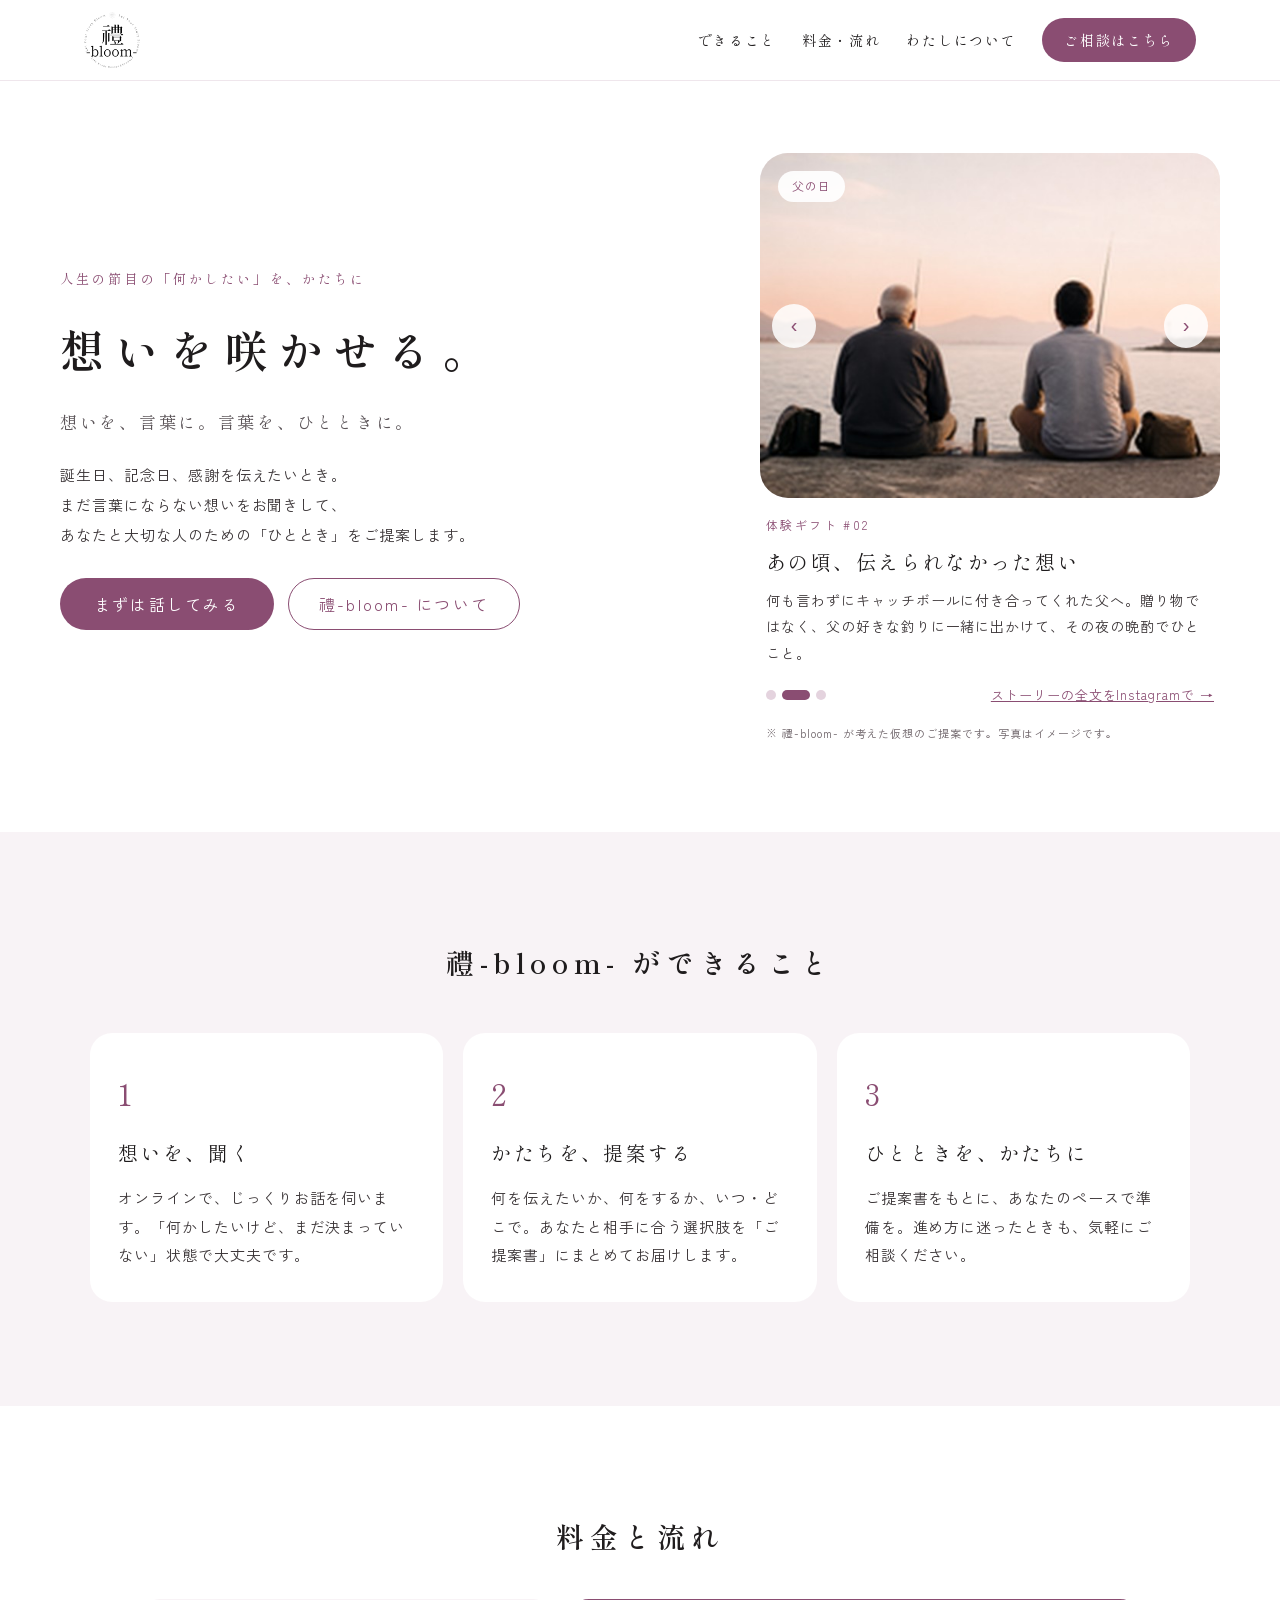
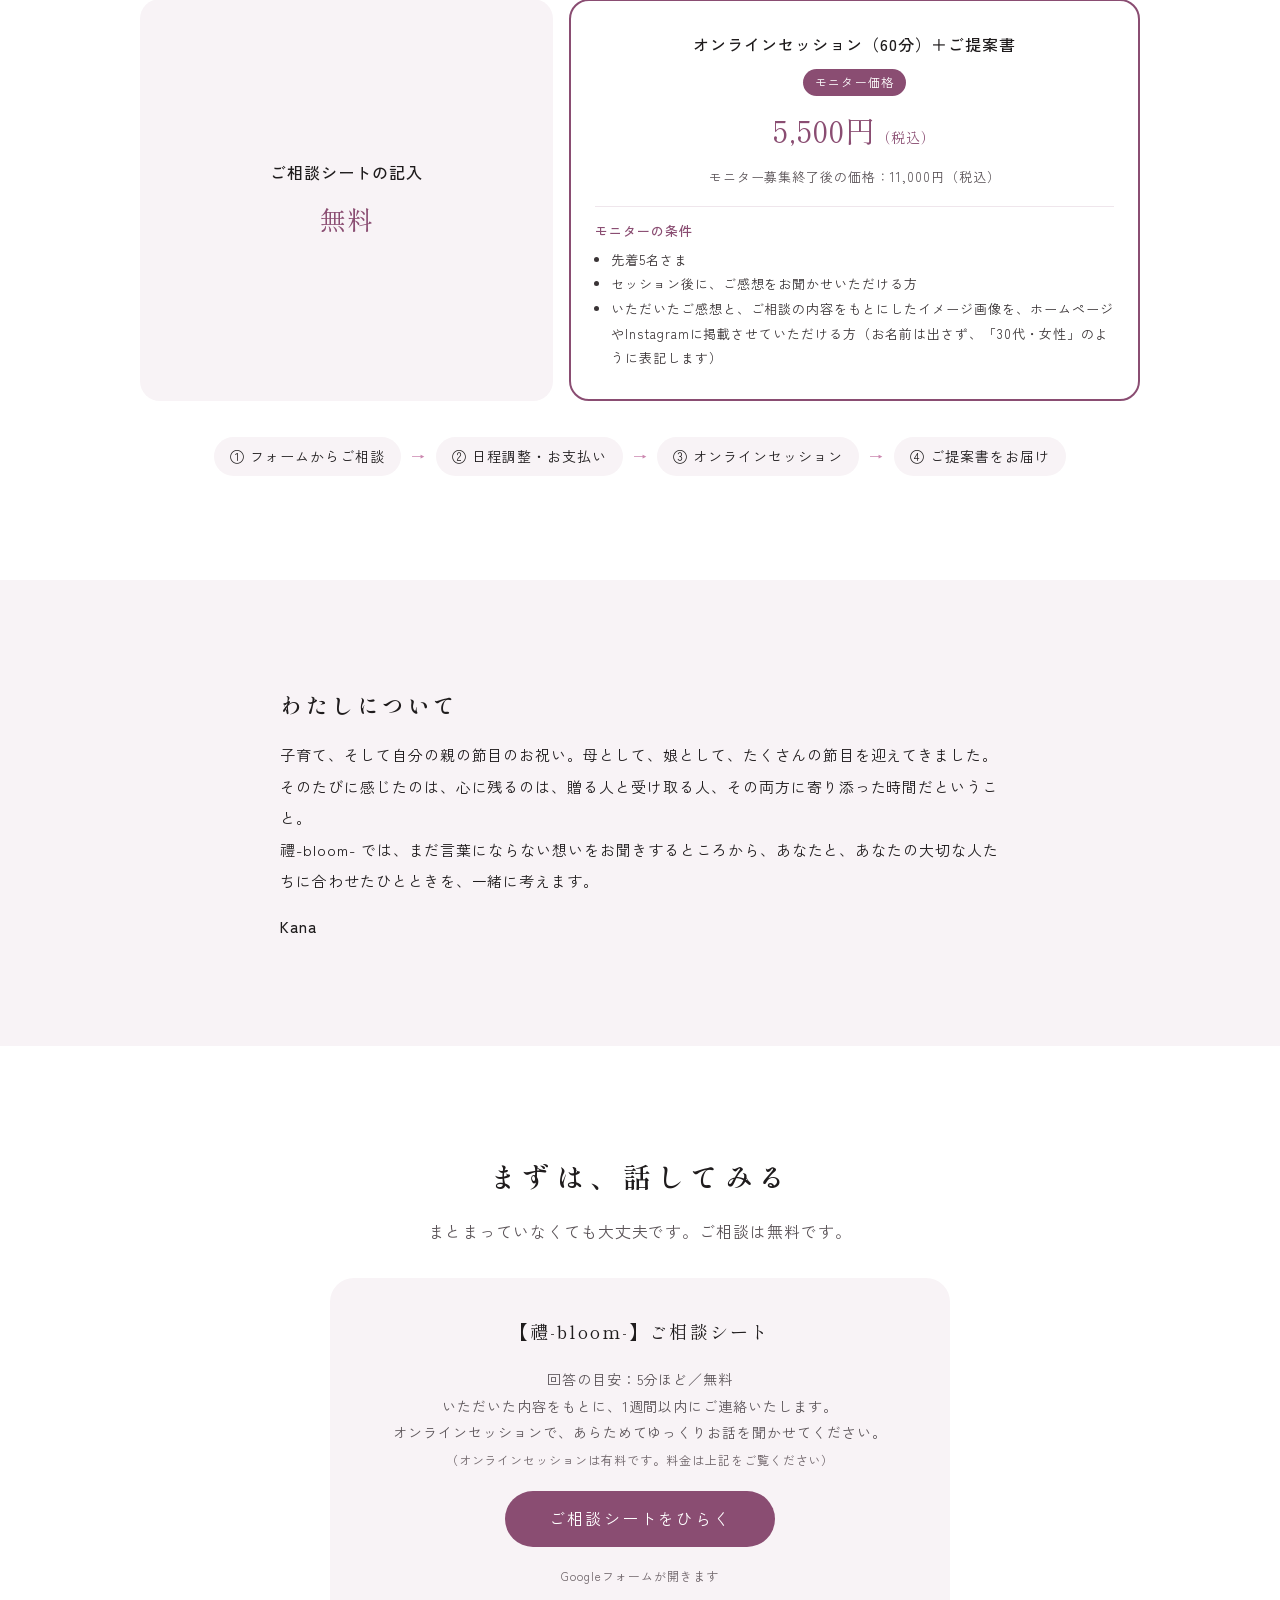
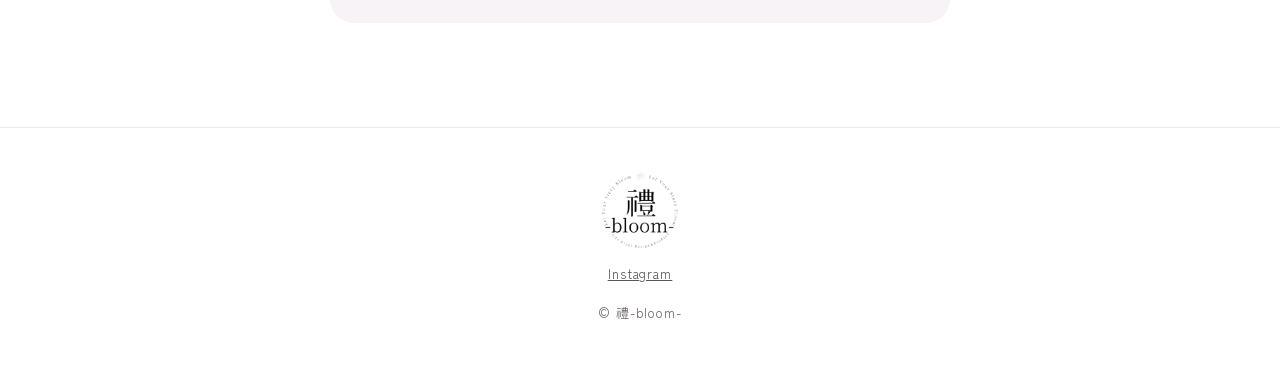
<file: index.html>
<!doctype html>
<html lang="ja">
<head>
<meta charset="utf-8">
<meta name="viewport" content="width=device-width, initial-scale=1">
<meta name="robots" content="noindex, nofollow">
<title>禮-bloom- | 想いを咲かせる。</title>
<meta name="description" content="人生の節目の「何かしたい」を、かたちに。まだ言葉にならない想いをお聞きして、あなたと大切な人のための「ひととき」をご提案します。">
<meta property="og:title" content="禮-bloom- | 想いを咲かせる。">
<meta property="og:description" content="人生の節目の「何かしたい」を、かたちに。">
<meta property="og:type" content="website">
<meta property="og:image" content="logo.png">
<link rel="icon" href="logo.png">
<link rel="preconnect" href="https://fonts.googleapis.com">
<link rel="preconnect" href="https://fonts.gstatic.com" crossorigin>
<link href="https://fonts.googleapis.com/css2?family=Shippori+Mincho:wght@500;600;700&family=Zen+Kaku+Gothic+New:wght@400;500&display=swap" rel="stylesheet">
<link rel="stylesheet" href="style.css">
</head>
<body>

<!-- Header -->
<header class="site-header">
  <div class="header-inner">
    <a href="#top" class="logo-link" aria-label="禮-bloom- トップへ"><img src="logo.png" alt="禮-bloom-" class="logo-header"></a>
    <nav class="main-nav" aria-label="メインメニュー">
      <a href="#what">できること</a>
      <a href="#price">料金・流れ</a>
      <a href="#about">わたしについて</a>
      <a href="#form" class="nav-cta">ご相談はこちら</a>
    </nav>
  </div>
</header>

<main>

<!-- 1 Hero -->
<section id="top" class="hero">
  <div class="hero-inner">
    <div class="hero-message">
      <p class="eyebrow">人生の節目の「何かしたい」を、かたちに</p>
      <h1>想いを咲かせる。</h1>
      <p class="hero-sub">想いを、言葉に。言葉を、ひとときに。</p>
      <p class="hero-text">誕生日、記念日、感謝を伝えたいとき。<br>まだ言葉にならない想いをお聞きして、<br>あなたと大切な人のための「ひととき」をご提案します。</p>
      <div class="hero-buttons">
        <a href="#form" class="btn btn-primary">まずは話してみる</a>
        <a href="#what" class="btn btn-outline">禮-bloom- について</a>
      </div>
    </div>

    <!-- Story carousel -->
    <div class="carousel" role="region" aria-roledescription="スライドショー" aria-label="仮想提案のストーリー">
      <div class="carousel-frame">
        <img src="story1-curry.jpg" alt="朝のキッチンで、母と娘が並んでカレーをつくる後ろ姿" class="slide is-active" aria-hidden="false">
        <img src="story2-fishing.jpg" alt="釣り場で並んで座る父と息子の後ろ姿" class="slide" aria-hidden="true">
        <img src="story3-garden.jpg" alt="庭で並んで苗を植える祖母と孫の手元" class="slide" aria-hidden="true">
        <span class="carousel-tag" id="carousel-tag"></span>
        <button type="button" class="carousel-btn carousel-prev" id="carousel-prev" aria-label="前のストーリー">‹</button>
        <button type="button" class="carousel-btn carousel-next" id="carousel-next" aria-label="次のストーリー">›</button>
      </div>
      <div class="carousel-caption" aria-live="polite">
        <p class="carousel-no" id="carousel-no"></p>
        <p class="carousel-title" id="carousel-title"></p>
        <p class="carousel-text" id="carousel-text"></p>
      </div>
      <div class="carousel-foot">
        <div class="carousel-dots" id="carousel-dots"></div>
        <a href="https://www.instagram.com/rei_bloom_/" target="_blank" rel="noopener">ストーリーの全文をInstagramで →</a>
      </div>
      <p class="carousel-note">※ 禮-bloom- が考えた仮想のご提案です。写真はイメージです。</p>
    </div>
  </div>
</section>

<!-- 2 What -->
<section id="what" class="section section-tint">
  <div class="container">
    <h2 class="section-title">禮-bloom- ができること</h2>
    <ol class="cards">
      <li class="card">
        <span class="card-no">1</span>
        <p class="card-title">想いを、聞く</p>
        <p>オンラインで、じっくりお話を伺います。「何かしたいけど、まだ決まっていない」状態で大丈夫です。</p>
      </li>
      <li class="card">
        <span class="card-no">2</span>
        <p class="card-title">かたちを、提案する</p>
        <p>何を伝えたいか、何をするか、いつ・どこで。あなたと相手に合う選択肢を「ご提案書」にまとめてお届けします。</p>
      </li>
      <li class="card">
        <span class="card-no">3</span>
        <p class="card-title">ひとときを、かたちに</p>
        <p>ご提案書をもとに、あなたのペースで準備を。進め方に迷ったときも、気軽にご相談ください。</p>
      </li>
    </ol>
  </div>
</section>

<!-- 3 Price & flow -->
<section id="price" class="section">
  <div class="container container-narrow">
    <h2 class="section-title">料金と流れ</h2>
    <div class="price-row">
      <div class="price-box price-free">
        <p class="price-name">ご相談シートの記入</p>
        <p class="price-amount">無料</p>
      </div>
      <div class="price-box price-main">
        <p class="price-name">オンラインセッション（60分）＋ご提案書</p>
        <p class="price-badge">モニター価格</p>
        <p class="price-amount">5,500円<span class="price-tax">（税込）</span></p>
        <p class="price-after">モニター募集終了後の価格：11,000円（税込）</p>
        <div class="price-terms">
          <p class="price-terms-title">モニターの条件</p>
          <ul>
            <li>先着5名さま</li>
            <li>セッション後に、ご感想をお聞かせいただける方</li>
            <li>いただいたご感想と、ご相談の内容をもとにしたイメージ画像を、ホームページやInstagramに掲載させていただける方（お名前は出さず、「30代・女性」のように表記します）</li>
          </ul>
        </div>
      </div>
    </div>
    <div class="flow">
      <span>① フォームからご相談</span><span class="flow-arrow" aria-hidden="true">→</span>
      <span>② 日程調整・お支払い</span><span class="flow-arrow" aria-hidden="true">→</span>
      <span>③ オンラインセッション</span><span class="flow-arrow" aria-hidden="true">→</span>
      <span>④ ご提案書をお届け</span>
    </div>
  </div>
</section>

<!-- 4 About -->
<section id="about" class="section section-tint">
  <div class="container container-about">
    <div class="about-text">
      <h2>わたしについて</h2>
      <p>子育て、そして自分の親の節目のお祝い。母として、娘として、たくさんの節目を迎えてきました。<br>そのたびに感じたのは、心に残るのは、贈る人と受け取る人、その両方に寄り添った時間だということ。<br>禮-bloom- では、まだ言葉にならない想いをお聞きするところから、あなたと、あなたの大切な人たちに合わせたひとときを、一緒に考えます。</p>
      <p class="about-name">Kana</p>
    </div>
  </div>
</section>

<!-- 5 Form -->
<section id="form" class="section">
  <div class="container container-form">
    <div class="form-head">
      <h2 class="section-title">まずは、話してみる</h2>
      <p class="form-lead">まとまっていなくても大丈夫です。ご相談は無料です。</p>
    </div>
    <div class="form-box">
      <p class="form-box-title">【禮-bloom-】ご相談シート</p>
      <p class="form-box-text">回答の目安：5分ほど／無料<br>いただいた内容をもとに、1週間以内にご連絡いたします。<br>オンラインセッションで、あらためてゆっくりお話を聞かせてください。<br><span class="form-box-small">（オンラインセッションは有料です。料金は上記をご覧ください）</span></p>
      <a href="https://docs.google.com/forms/d/e/1FAIpQLScku2v5sn05pSU7Vfi2vdODWiv_Yur9OLWoHPgOCE2PfsYzQA/viewform" class="btn btn-primary btn-large" target="_blank" rel="noopener">ご相談シートをひらく</a>
      <p class="form-box-small">Googleフォームが開きます</p>
    </div>
  </div>
</section>

</main>

<!-- Footer -->
<footer class="site-footer">
  <div class="footer-inner">
    <img src="logo.png" alt="禮-bloom-" class="logo-footer">
    <div class="footer-links">
      <a href="https://www.instagram.com/rei_bloom_/" target="_blank" rel="noopener">Instagram</a>
      <!-- 公開前に追加：特定商取引法に基づく表記 / プライバシーポリシー -->
    </div>
    <p class="copyright">© 禮-bloom-</p>
  </div>
</footer>

<script src="script.js"></script>
</body>
</html>
</file>
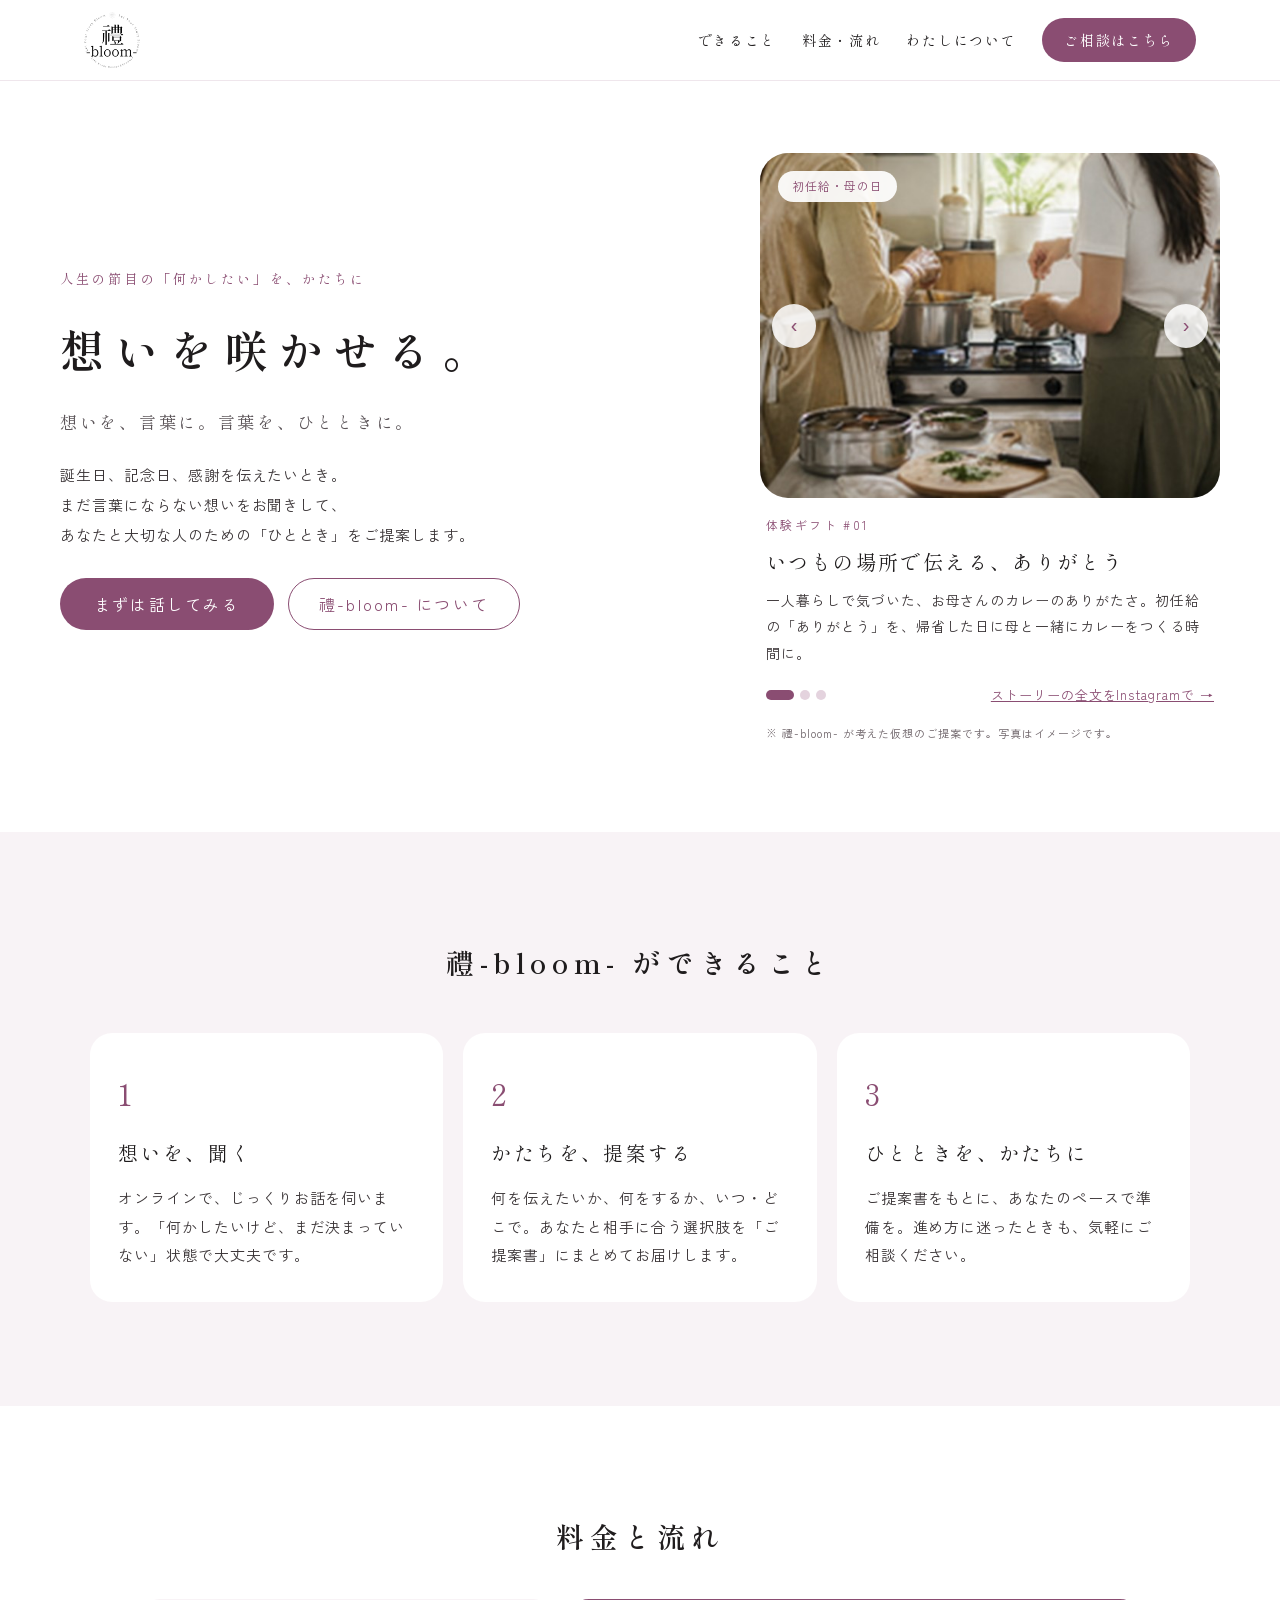
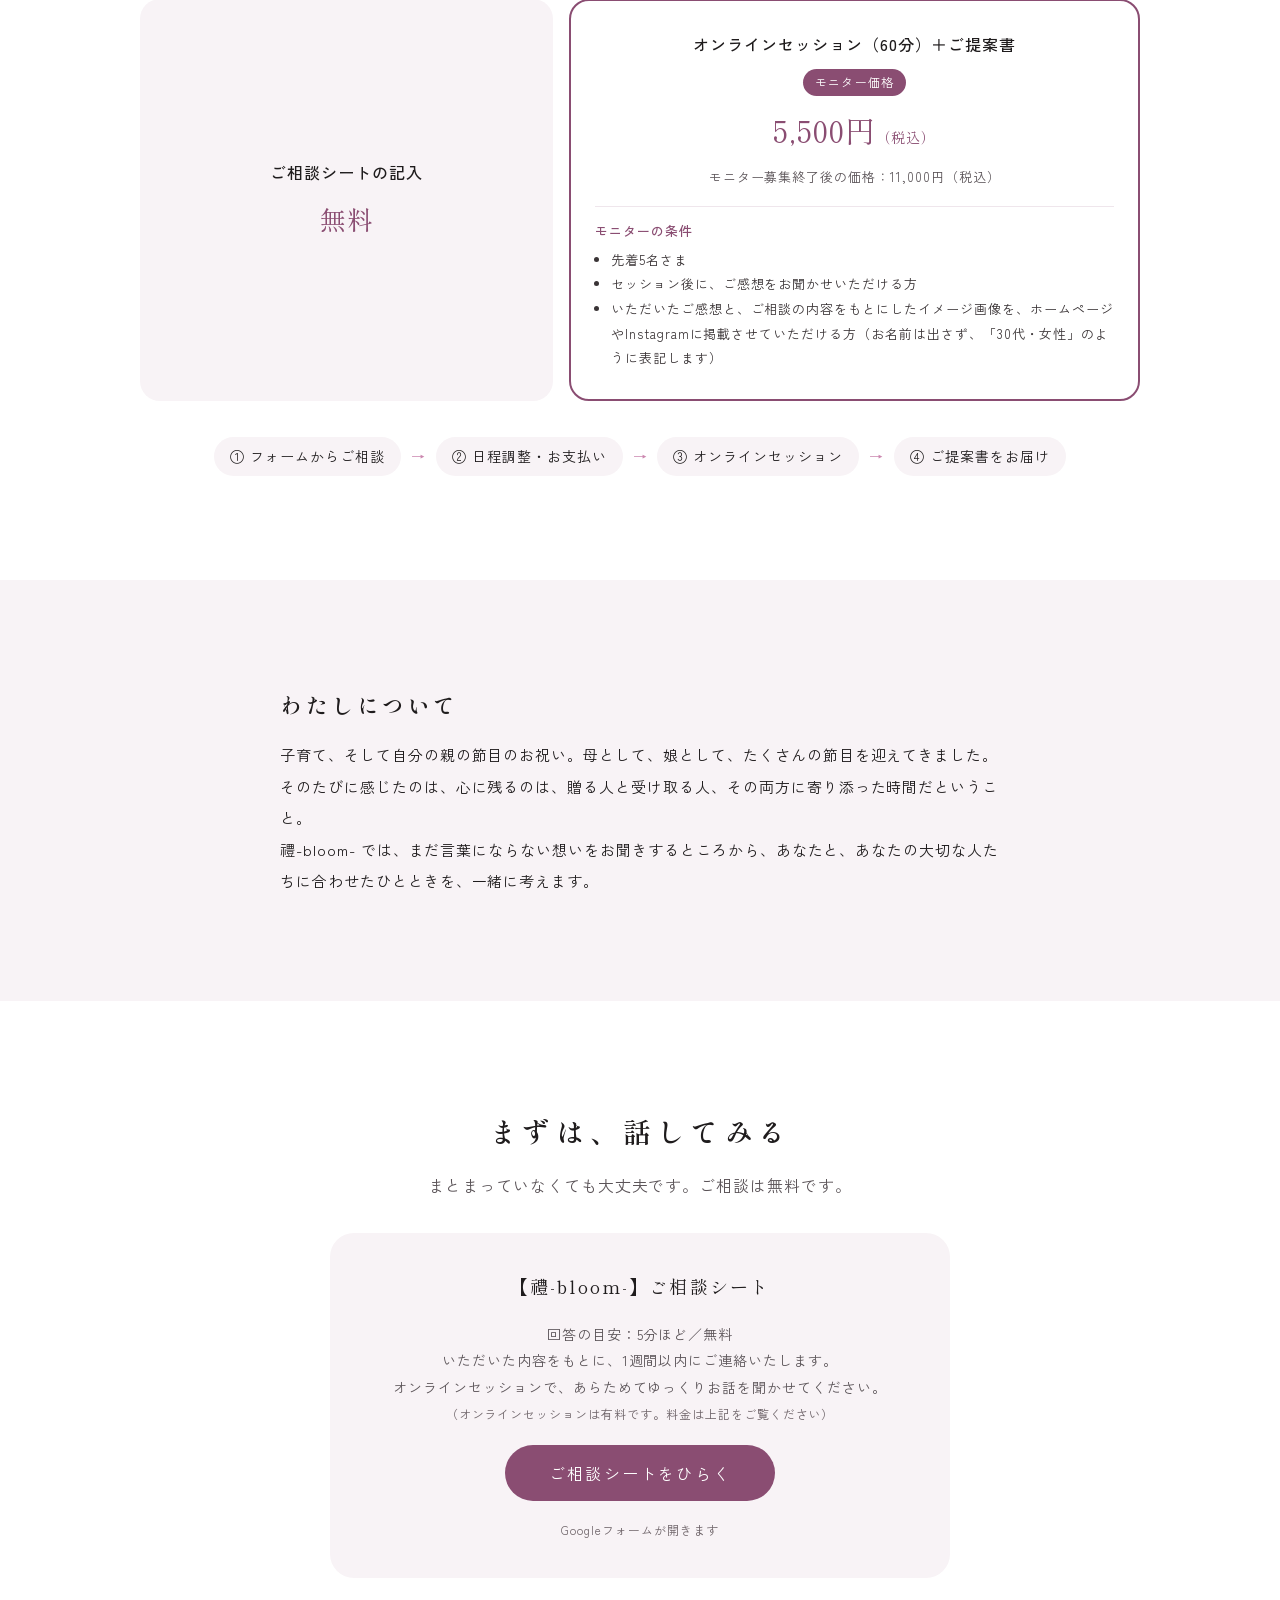
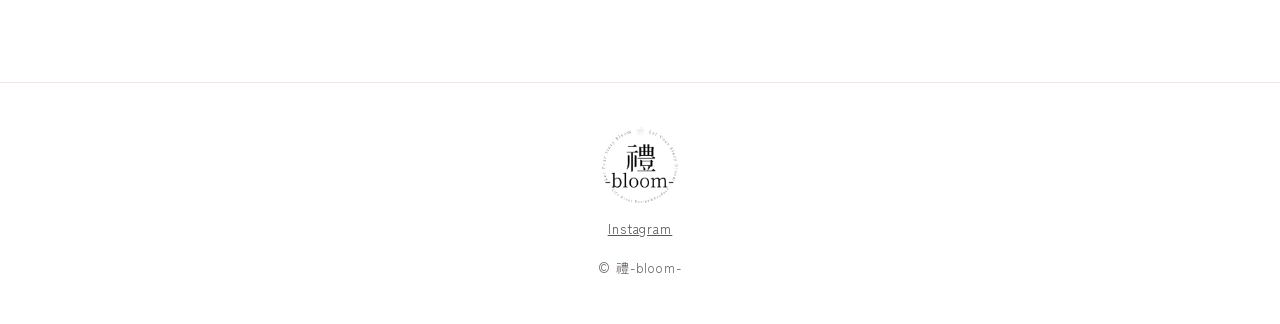
<file: index_1.html>
<!doctype html>
<html lang="ja">
<head>
<meta charset="utf-8">
<meta name="viewport" content="width=device-width, initial-scale=1">
<meta name="robots" content="noindex, nofollow">
<title>禮-bloom- | 想いを咲かせる。</title>
<meta name="description" content="人生の節目の「何かしたい」を、かたちに。まだ言葉にならない想いをお聞きして、あなたと大切な人のための「ひととき」をご提案します。">
<meta property="og:title" content="禮-bloom- | 想いを咲かせる。">
<meta property="og:description" content="人生の節目の「何かしたい」を、かたちに。">
<meta property="og:type" content="website">
<meta property="og:image" content="logo.png">
<link rel="icon" href="logo.png">
<link rel="preconnect" href="https://fonts.googleapis.com">
<link rel="preconnect" href="https://fonts.gstatic.com" crossorigin>
<link href="https://fonts.googleapis.com/css2?family=Shippori+Mincho:wght@500;600;700&family=Zen+Kaku+Gothic+New:wght@400;500&display=swap" rel="stylesheet">
<link rel="stylesheet" href="style.css">
</head>
<body>

<!-- Header -->
<header class="site-header">
  <div class="header-inner">
    <a href="#top" class="logo-link" aria-label="禮-bloom- トップへ"><img src="logo.png" alt="禮-bloom-" class="logo-header"></a>
    <nav class="main-nav" aria-label="メインメニュー">
      <a href="#what">できること</a>
      <a href="#price">料金・流れ</a>
      <a href="#about">わたしについて</a>
      <a href="#form" class="nav-cta">ご相談はこちら</a>
    </nav>
  </div>
</header>

<main>

<!-- 1 Hero -->
<section id="top" class="hero">
  <div class="hero-inner">
    <div class="hero-message">
      <p class="eyebrow">人生の節目の「何かしたい」を、かたちに</p>
      <h1>想いを咲かせる。</h1>
      <p class="hero-sub">想いを、言葉に。言葉を、ひとときに。</p>
      <p class="hero-text">誕生日、記念日、感謝を伝えたいとき。<br>まだ言葉にならない想いをお聞きして、<br>あなたと大切な人のための「ひととき」をご提案します。</p>
      <div class="hero-buttons">
        <a href="#form" class="btn btn-primary">まずは話してみる</a>
        <a href="#what" class="btn btn-outline">禮-bloom- について</a>
      </div>
    </div>

    <!-- Story carousel -->
    <div class="carousel" role="region" aria-roledescription="スライドショー" aria-label="仮想提案のストーリー">
      <div class="carousel-frame">
        <img src="story1-curry.jpg" alt="朝のキッチンで、母と娘が並んでカレーをつくる後ろ姿" class="slide is-active" aria-hidden="false">
        <img src="story2-fishing.jpg" alt="釣り場で並んで座る父と息子の後ろ姿" class="slide" aria-hidden="true">
        <img src="story3-garden.jpg" alt="庭で並んで苗を植える祖母と孫の手元" class="slide" aria-hidden="true">
        <span class="carousel-tag" id="carousel-tag"></span>
        <button type="button" class="carousel-btn carousel-prev" id="carousel-prev" aria-label="前のストーリー">‹</button>
        <button type="button" class="carousel-btn carousel-next" id="carousel-next" aria-label="次のストーリー">›</button>
      </div>
      <div class="carousel-caption" aria-live="polite">
        <p class="carousel-no" id="carousel-no"></p>
        <p class="carousel-title" id="carousel-title"></p>
        <p class="carousel-text" id="carousel-text"></p>
      </div>
      <div class="carousel-foot">
        <div class="carousel-dots" id="carousel-dots"></div>
        <a href="https://www.instagram.com/rei_bloom_/" target="_blank" rel="noopener">ストーリーの全文をInstagramで →</a>
      </div>
      <p class="carousel-note">※ 禮-bloom- が考えた仮想のご提案です。写真はイメージです。</p>
    </div>
  </div>
</section>

<!-- 2 What -->
<section id="what" class="section section-tint">
  <div class="container">
    <h2 class="section-title">禮-bloom- ができること</h2>
    <ol class="cards">
      <li class="card">
        <span class="card-no">1</span>
        <p class="card-title">想いを、聞く</p>
        <p>オンラインで、じっくりお話を伺います。「何かしたいけど、まだ決まっていない」状態で大丈夫です。</p>
      </li>
      <li class="card">
        <span class="card-no">2</span>
        <p class="card-title">かたちを、提案する</p>
        <p>何を伝えたいか、何をするか、いつ・どこで。あなたと相手に合う選択肢を「ご提案書」にまとめてお届けします。</p>
      </li>
      <li class="card">
        <span class="card-no">3</span>
        <p class="card-title">ひとときを、かたちに</p>
        <p>ご提案書をもとに、あなたのペースで準備を。進め方に迷ったときも、気軽にご相談ください。</p>
      </li>
    </ol>
  </div>
</section>

<!-- 3 Price & flow -->
<section id="price" class="section">
  <div class="container container-narrow">
    <h2 class="section-title">料金と流れ</h2>
    <div class="price-row">
      <div class="price-box price-free">
        <p class="price-name">ご相談シートの記入</p>
        <p class="price-amount">無料</p>
      </div>
      <div class="price-box price-main">
        <p class="price-name">オンラインセッション（60分）＋ご提案書</p>
        <p class="price-badge">モニター価格</p>
        <p class="price-amount">5,500円<span class="price-tax">（税込）</span></p>
        <p class="price-after">モニター募集終了後の価格：11,000円（税込）</p>
        <div class="price-terms">
          <p class="price-terms-title">モニターの条件</p>
          <ul>
            <li>先着5名さま</li>
            <li>セッション後に、ご感想をお聞かせいただける方</li>
            <li>いただいたご感想と、ご相談の内容をもとにしたイメージ画像を、ホームページやInstagramに掲載させていただける方（お名前は出さず、「30代・女性」のように表記します）</li>
          </ul>
        </div>
      </div>
    </div>
    <div class="flow">
      <span>① フォームからご相談</span><span class="flow-arrow" aria-hidden="true">→</span>
      <span>② 日程調整・お支払い</span><span class="flow-arrow" aria-hidden="true">→</span>
      <span>③ オンラインセッション</span><span class="flow-arrow" aria-hidden="true">→</span>
      <span>④ ご提案書をお届け</span>
    </div>
  </div>
</section>

<!-- 4 About -->
<section id="about" class="section section-tint">
  <div class="container container-about">
    <div class="about-text">
      <h2>わたしについて</h2>
      <p>子育て、そして自分の親の節目のお祝い。母として、娘として、たくさんの節目を迎えてきました。<br>そのたびに感じたのは、心に残るのは、贈る人と受け取る人、その両方に寄り添った時間だということ。<br>禮-bloom- では、まだ言葉にならない想いをお聞きするところから、あなたと、あなたの大切な人たちに合わせたひとときを、一緒に考えます。</p>
    </div>
  </div>
</section>

<!-- 5 Form -->
<section id="form" class="section">
  <div class="container container-form">
    <div class="form-head">
      <h2 class="section-title">まずは、話してみる</h2>
      <p class="form-lead">まとまっていなくても大丈夫です。ご相談は無料です。</p>
    </div>
    <div class="form-box">
      <p class="form-box-title">【禮-bloom-】ご相談シート</p>
      <p class="form-box-text">回答の目安：5分ほど／無料<br>いただいた内容をもとに、1週間以内にご連絡いたします。<br>オンラインセッションで、あらためてゆっくりお話を聞かせてください。<br><span class="form-box-small">（オンラインセッションは有料です。料金は上記をご覧ください）</span></p>
      <a href="https://docs.google.com/forms/d/e/1FAIpQLScku2v5sn05pSU7Vfi2vdODWiv_Yur9OLWoHPgOCE2PfsYzQA/viewform" class="btn btn-primary btn-large" target="_blank" rel="noopener">ご相談シートをひらく</a>
      <p class="form-box-small">Googleフォームが開きます</p>
    </div>
  </div>
</section>

</main>

<!-- Footer -->
<footer class="site-footer">
  <div class="footer-inner">
    <img src="logo.png" alt="禮-bloom-" class="logo-footer">
    <div class="footer-links">
      <a href="https://www.instagram.com/rei_bloom_/" target="_blank" rel="noopener">Instagram</a>
      <!-- 公開前に追加：特定商取引法に基づく表記 / プライバシーポリシー -->
    </div>
    <p class="copyright">© 禮-bloom-</p>
  </div>
</footer>

<script src="script.js"></script>
</body>
</html>
</file>
<file: style.css>
*,*::before,*::after{box-sizing:border-box}
html{scroll-behavior:smooth}
body{margin:0;background:#fff;color:#1F1C1D;font-family:'Zen Kaku Gothic New',sans-serif;font-size:16px;line-height:1.9;letter-spacing:.06em}
img{max-width:100%}
a{color:#8A4D72}
a:hover{color:#6B3857}
.serif,h1,h2,.nav-serif{font-family:'Shippori Mincho',serif}

/* header */
.site-header{border-bottom:1px solid #EFE6EC;background:#fff;position:sticky;top:0;z-index:10}
.header-inner{max-width:1160px;margin:0 auto;padding:12px 24px;display:flex;flex-wrap:wrap;align-items:center;justify-content:space-between;gap:16px}
.logo-link{display:inline-flex;align-items:center;min-height:44px}
.logo-header{height:56px;width:auto;display:block}
.main-nav{display:flex;flex-wrap:wrap;align-items:center;gap:8px 26px;font-family:'Shippori Mincho',serif;font-size:14px;letter-spacing:.12em}
.main-nav a{color:#1F1C1D;text-decoration:none}
.main-nav a:hover{color:#8A4D72}
.main-nav .nav-cta{display:inline-flex;align-items:center;min-height:44px;padding:0 22px;border-radius:999px;background:#8A4D72;color:#fff}
.main-nav .nav-cta:hover{background:#6B3857;color:#fff}
section[id]{scroll-margin-top:90px}

/* buttons */
.btn{display:inline-flex;align-items:center;justify-content:center;text-decoration:none;letter-spacing:.14em;border-radius:999px;min-height:52px}
.btn-primary{padding:0 34px;background:#8A4D72;color:#fff}
.btn-primary:hover{background:#6B3857;color:#fff}
.btn-outline{padding:0 30px;border:1px solid #8A4D72;color:#8A4D72}
.btn-outline:hover{background:#F8F3F6}
.btn-large{min-height:56px;padding:0 44px}

/* hero */
.hero{padding:72px 24px 88px;background:#fff;overflow:hidden}
.hero-inner{max-width:1160px;margin:0 auto;display:flex;flex-wrap:wrap;align-items:center;gap:56px}
.hero-message{flex:1 1 400px;min-width:0;display:flex;flex-direction:column;gap:22px}
.eyebrow{margin:0;font-family:'Shippori Mincho',serif;font-size:13px;letter-spacing:.24em;color:#8A4D72}
.hero h1{margin:0;font-weight:600;font-size:44px;line-height:1.6;letter-spacing:.24em}
.hero-sub{margin:0;font-family:'Shippori Mincho',serif;font-size:17px;letter-spacing:.16em;color:#5B5458}
.hero-text{margin:0;font-size:15px;line-height:2;color:#3A3436}
.hero-buttons{display:flex;flex-wrap:wrap;gap:14px;margin-top:6px}

/* carousel */
.carousel{flex:1 1 400px;max-width:460px;min-width:0;display:flex;flex-direction:column;gap:16px}
.carousel-frame{position:relative;width:100%;aspect-ratio:4/3;border-radius:28px;overflow:hidden;background:#F8F3F6}
.slide{position:absolute;inset:0;width:100%;height:100%;object-fit:cover;opacity:0;transition:opacity 1s ease}
.slide.is-active{opacity:1}
.carousel-tag{position:absolute;left:18px;top:18px;padding:4px 14px;border-radius:999px;background:rgba(255,255,255,.92);font-size:12px;color:#8A4D72}
.carousel-btn{position:absolute;top:50%;transform:translateY(-50%);width:44px;height:44px;border-radius:50%;border:0;background:rgba(255,255,255,.85);color:#8A4D72;font-size:20px;cursor:pointer}
.carousel-btn:hover{background:#fff}
.carousel-prev{left:12px}
.carousel-next{right:12px}
.carousel-caption{min-height:150px;display:flex;flex-direction:column;gap:6px;padding:0 6px}
.carousel-caption p{margin:0}
.carousel-no{font-size:12px;letter-spacing:.2em;color:#8A4D72}
.carousel-title{font-family:'Shippori Mincho',serif;font-size:20px;letter-spacing:.12em}
.carousel-text{font-size:14px;line-height:1.9;color:#3A3436}
.carousel-foot{display:flex;align-items:center;justify-content:space-between;gap:12px;padding:0 6px;flex-wrap:wrap}
.carousel-foot a{font-size:13px}
.carousel-dots{display:flex;gap:6px}
.carousel-dots button{width:10px;height:10px;border:0;padding:0;border-radius:999px;cursor:pointer;transition:width .4s;background:#E4D3DE}
.carousel-dots button.is-active{width:28px;background:#8A4D72}
.carousel-note{margin:0;padding:0 6px;font-size:11px;color:#6E6469}

/* sections */
.section{padding:104px 24px}
.section-tint{background:#F8F3F6}
.container{max-width:1100px;margin:0 auto;display:flex;flex-direction:column;gap:44px}
.container-narrow{max-width:1000px;gap:36px}
.section-title{margin:0;text-align:center;font-family:'Shippori Mincho',serif;font-weight:600;font-size:28px;letter-spacing:.2em}

/* cards */
.cards{margin:0;padding:0;list-style:none;display:flex;flex-wrap:wrap;gap:20px}
.card{flex:1 1 280px;min-width:0;background:#fff;border-radius:22px;padding:32px 28px;display:flex;flex-direction:column;gap:12px}
.card p{margin:0;font-size:15px;color:#3A3436}
.card-no{font-family:'Shippori Mincho',serif;font-size:30px;color:#8A4D72}
.card .card-title{font-family:'Shippori Mincho',serif;font-size:20px;letter-spacing:.12em;color:#1F1C1D}

/* price */
.price-row{display:flex;flex-wrap:wrap;gap:16px;align-items:stretch}
.price-box{min-width:0;border-radius:20px;padding:28px 24px;text-align:center;display:flex;flex-direction:column;gap:6px}
.price-box p{margin:0}
.price-free{flex:1 1 220px;background:#F8F3F6;justify-content:center}
.price-main{flex:1.4 1 300px;background:#fff;border:2px solid #8A4D72}
.price-name{font-weight:500}
.price-amount{font-family:'Shippori Mincho',serif;font-size:26px;color:#8A4D72}
.price-main .price-amount{font-size:30px}
.price-tax{font-size:14px}
.price-badge{align-self:center;margin-top:4px!important;padding:2px 12px;border-radius:999px;background:#8A4D72;color:#fff;font-size:12px;letter-spacing:.1em}
.price-after{font-size:13px;color:#5B5458}
.price-terms{margin-top:10px;padding-top:12px;border-top:1px solid #EFE6EC;text-align:left;font-size:13px;color:#3A3436}
.price-terms-title{margin:0 0 4px!important;font-weight:500;color:#8A4D72}
.price-terms ul{margin:0;padding-left:1.2em}
.flow{display:flex;flex-wrap:wrap;justify-content:center;align-items:center;gap:8px 10px;font-size:14px}
.flow span:not(.flow-arrow){padding:6px 16px;border-radius:999px;background:#F8F3F6}
.flow-arrow{color:#CC88B0}

/* about */
.container-about{max-width:900px;flex-direction:row;flex-wrap:wrap;gap:48px;align-items:center}
.profile-photo{flex:0 0 200px;height:200px;border-radius:50%;background:#fff;display:flex;align-items:center;justify-content:center;font-size:13px;color:#6E6469;margin:0 auto;overflow:hidden}
.profile-photo img{width:100%;height:100%;object-fit:cover}
.about-text{flex:1 1 400px;max-width:720px;margin:0 auto;min-width:0;display:flex;flex-direction:column;gap:14px}
.about-text h2{margin:0;font-family:'Shippori Mincho',serif;font-weight:600;font-size:22px;letter-spacing:.16em}
.about-name{font-size:16px;font-weight:500}
.about-text p{margin:0;font-size:15px;line-height:2.1}

/* form */
.container-form{max-width:620px;gap:32px}
.form-head{display:flex;flex-direction:column;align-items:center;gap:12px;text-align:center}
.form-lead{margin:0;color:#5B5458}
.form-box{background:#F8F3F6;border-radius:24px;padding:36px 32px;display:flex;flex-direction:column;align-items:center;gap:18px;text-align:center}
.form-box p{margin:0}
.form-box-title{font-family:'Shippori Mincho',serif;font-size:18px;letter-spacing:.12em}
.form-box-text{font-size:14px;color:#5B5458}
.form-box-small{font-size:12px;color:#6E6469}

/* footer */
.site-footer{border-top:1px solid #EFE6EC;padding:44px 24px}
.footer-inner{max-width:1120px;margin:0 auto;display:flex;flex-direction:column;align-items:center;gap:14px;font-size:13px;text-align:center}
.logo-footer{height:76px;width:auto}
.footer-links{display:flex;flex-wrap:wrap;justify-content:center;gap:8px 24px}
.footer-links a{color:#5B5458}
.copyright{margin:0;color:#6E6469}

/* mobile */
@media (max-width:640px){
  .hero{padding:48px 20px 64px}
  .hero h1{font-size:34px;letter-spacing:.18em}
  .section{padding:72px 20px}
  .section-title{font-size:24px}
  .header-inner{padding:10px 16px}
  .logo-header{height:44px}
  .main-nav{gap:6px 16px;font-size:13px}
  .main-nav .nav-cta{padding:0 16px}
  .form-box{padding:28px 20px}
  .container-about{gap:28px}
}

@media (prefers-reduced-motion:reduce){
  html{scroll-behavior:auto}
  .slide,.carousel-dots button{transition:none}
}
</file>
